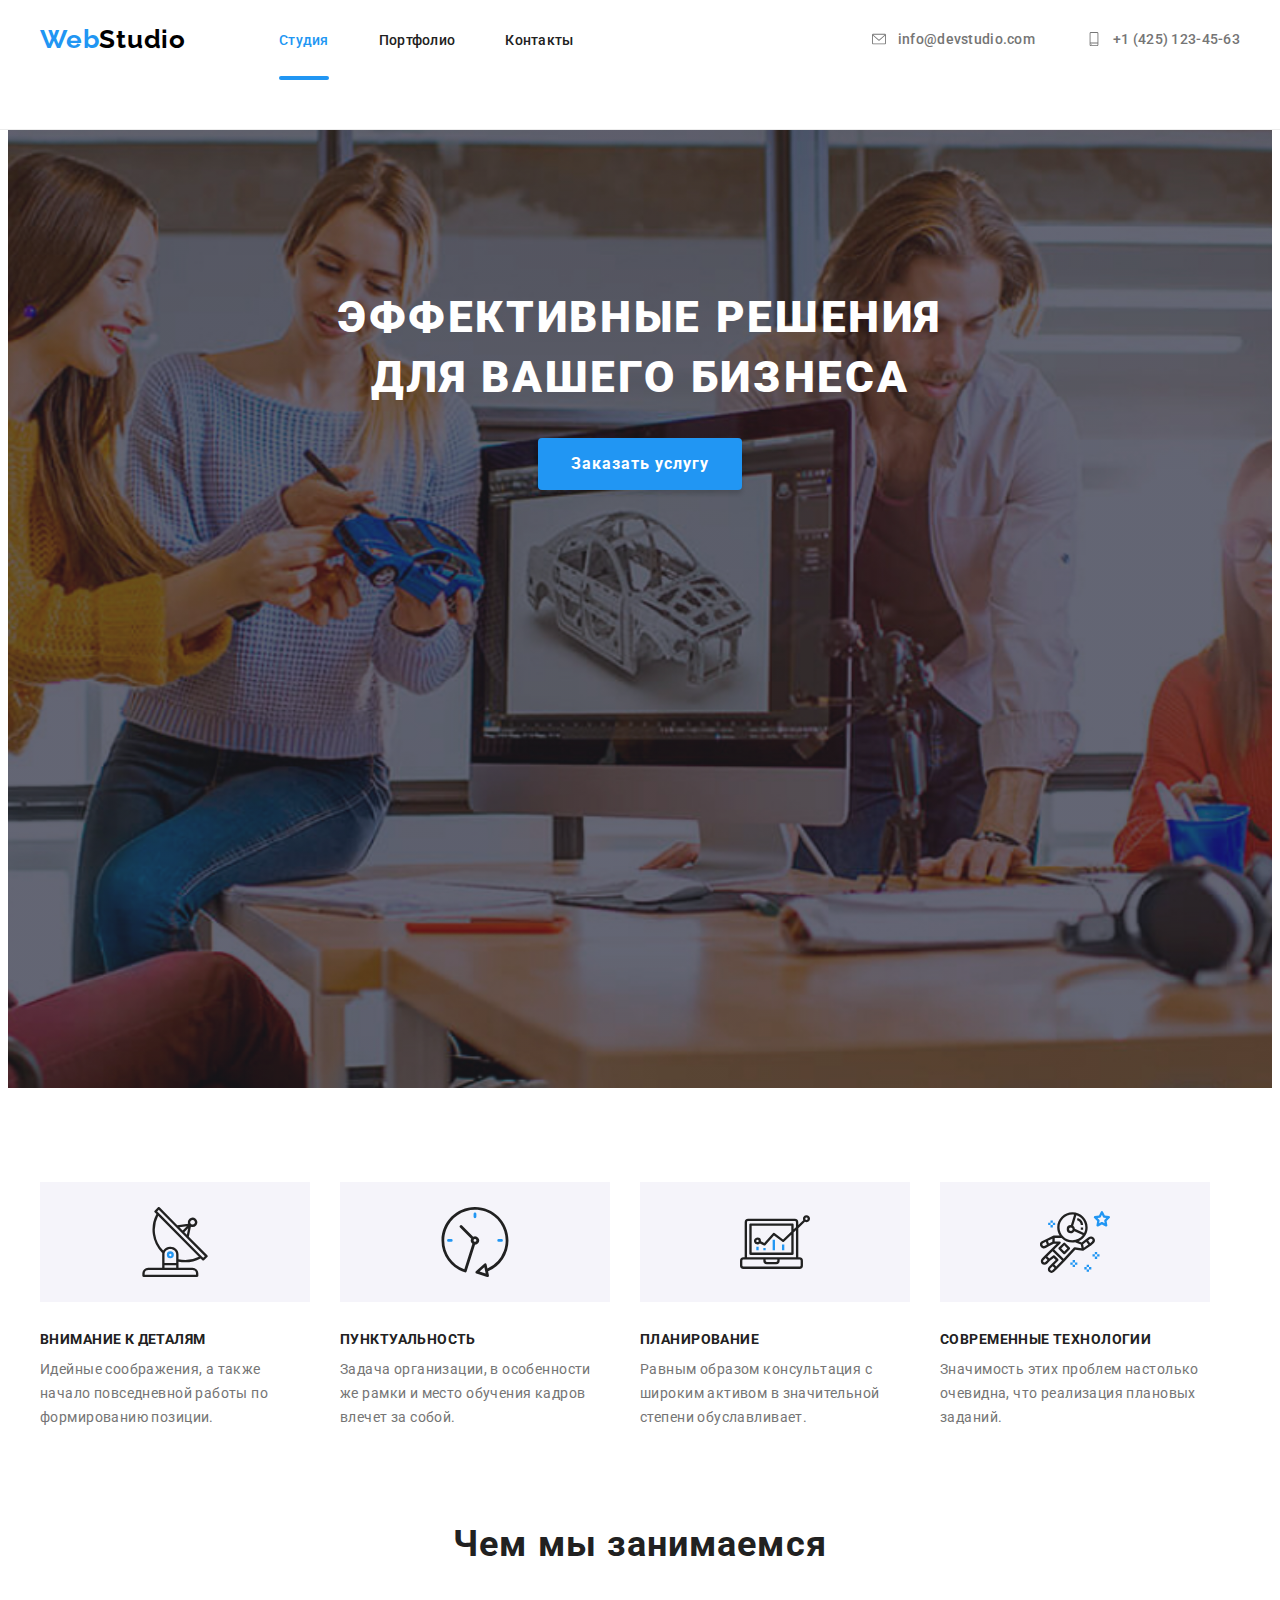
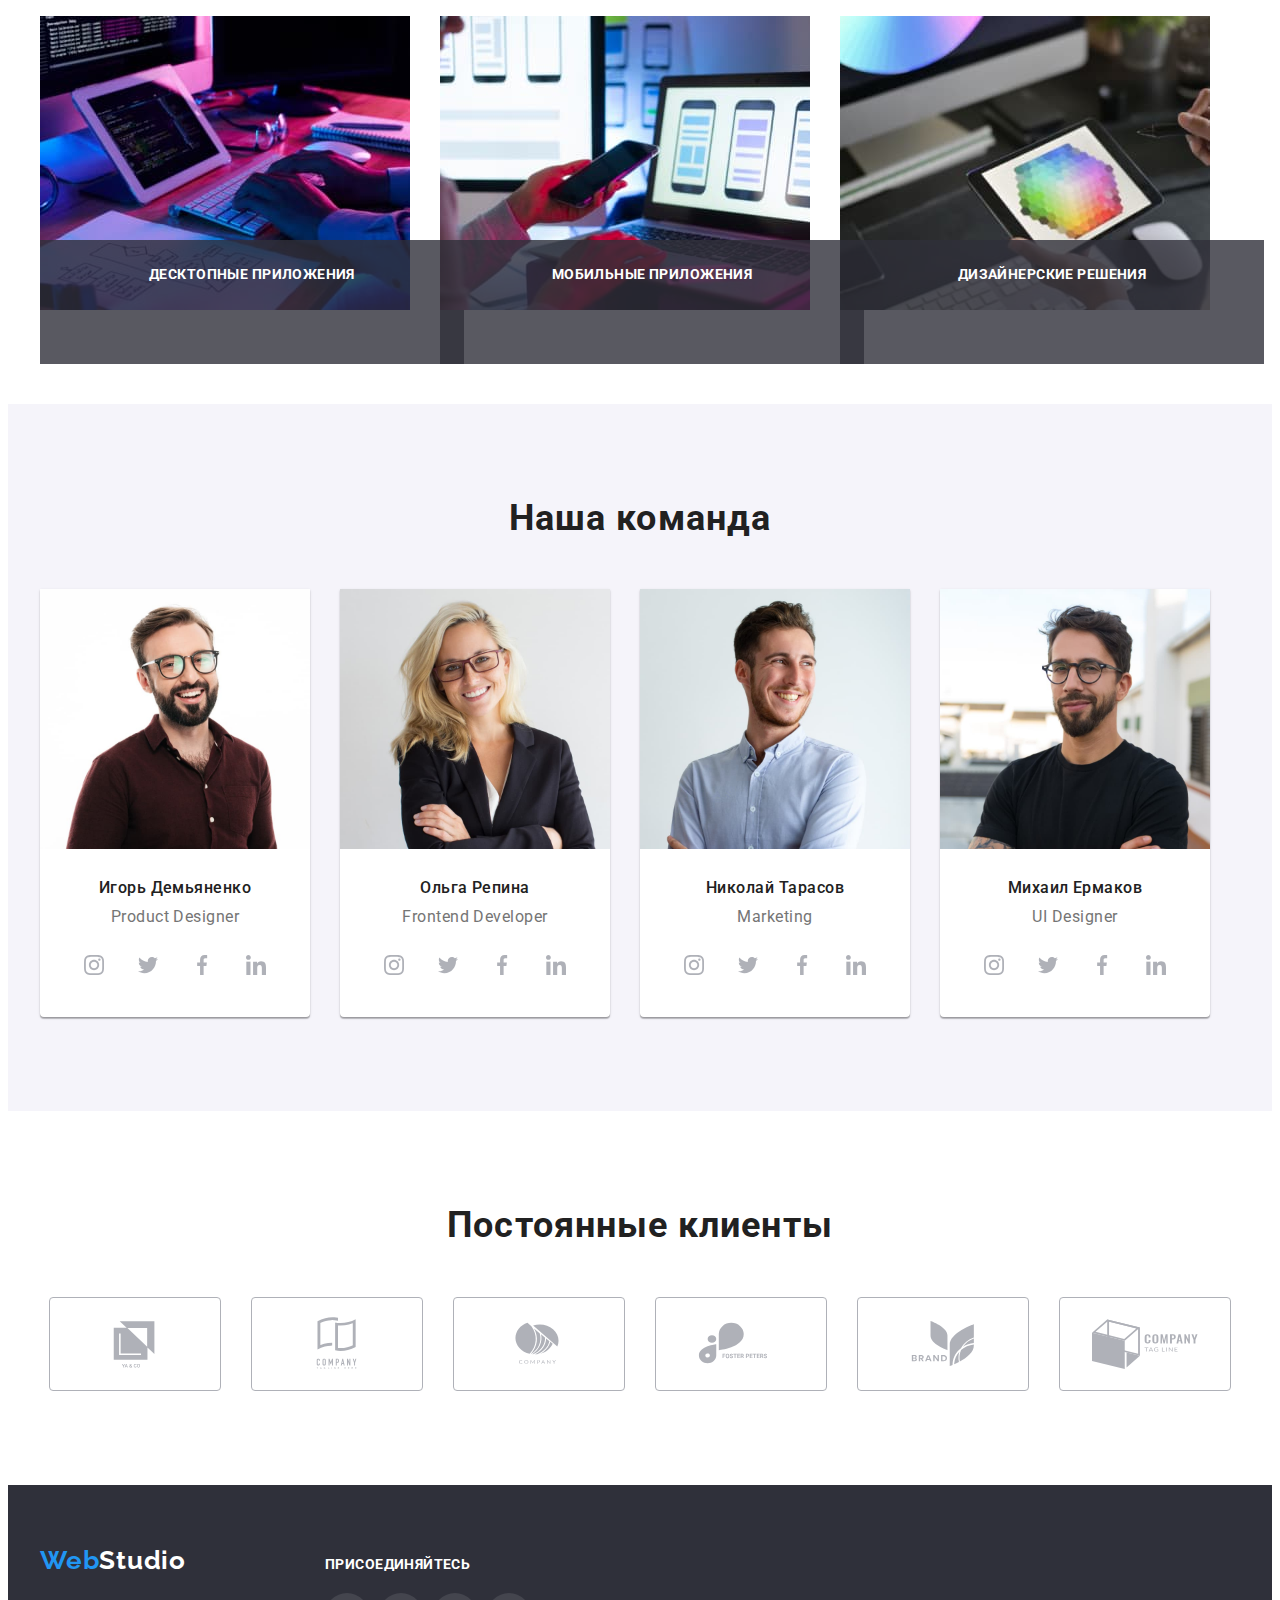
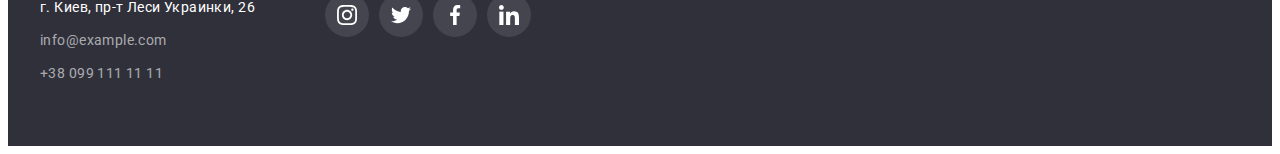
<file: index.html>
<!DOCTYPE html>
<html lang="ru">
  <head>
    <meta charset="UTF-8" />
    <meta http-equiv="X-UA-Compatible" content="IE=edge" />
    <meta name="viewport" content="width=device-width, initial-scale=1.0" />
    <title>Document</title>
    <link
      href="https://fonts.googleapis.com/css2?family=Raleway:wght@700&family=Roboto:wght@400;500;700;900&family=Tangerine:wght@700&display=swap"
      rel="stylesheet"
    />
    <link
      rel="stylesheet"
      href="https://cdnjs.cloudflare.com/ajax/libs/modern-normalize/1.1.0/modern-normalize.min.css"
      integrity="sha512-wpPYUAdjBVSE4KJnH1VR1HeZfpl1ub8YT/NKx4PuQ5NmX2tKuGu6U/JRp5y+Y8XG2tV+wKQpNHVUX03MfMFn9Q=="
      crossorigin="anonymous"
      referrerpolicy="no-referrer"
    />
    <link rel="stylesheet" href="./css/styles.css" />
  </head>
  <body>
    <!-- Шапка сайта -->
    <header class="header">
      <div class="container main-nav">
        <a href="" class="logo"> <span class="accent">Web</span>Studio</a>
        <nav class="navigate">
          <ul class="site-nav list">
            <li class="item"><a href="" class="link-header current">Студия</a></li>
            <li class="item"><a href="./portfolio.html" class="link-header">Портфолио</a></li>
            <li class="item"><a href="" class="link-header">Контакты</a></li>
          </ul>
        </nav>
        <ul class="contact-nav list">
          <li class="item">
            <a href="mailto:info@devstudio.com" class="link-header link-svg"
              ><svg class="icone-mail" width="18" height="14">
                <use href="./images/icons.svg#icon-envelope"></use>
              </svg>
              info@devstudio.com
            </a>
          </li>
          <li class="item">
            <a href="tel:+380961111111" class="link-header link-svg">
              <svg class="icone-mail" width="18" height="14">
                <use href="./images/icons.svg#icon-phone"></use>
              </svg>
              +1 (425) 123-45-63
            </a>
          </li>
        </ul>
      </div>
    </header>
    <!-- Основное содержимое сайта -->
    <main>
      <!-- Герой -->
      <section class="hero">
        <div class="container">
          <h1 class="hero-title">
            ЭФФЕКТИВНЫЕ РЕШЕНИЯ <br />
            ДЛЯ ВАШЕГО БИЗНЕСА
          </h1>
          <button type="button" class="button" data-modal-open>Заказать услугу</button>
        </div>
      </section>
      <!-- Преимущества -->
      <section class="section bottom">
        <div class="container">
          <ul class="feature-list list">
            <li class="advantage icon-antenna">
              <h3 class="title">ВНИМАНИЕ К ДЕТАЛЯМ</h3>
              <p class="text">
                Идейные соображения, а также начало повседневной работы по формированию позиции.
              </p>
            </li>
            <li class="advantage clock">
              <h3 class="title">ПУНКТУАЛЬНОСТЬ</h3>
              <p class="text">
                Задача организации, в особенности же рамки и место обучения кадров влечет за собой.
              </p>
            </li>
            <li class="advantage diagram">
              <h3 class="title">ПЛАНИРОВАНИЕ</h3>
              <p class="text">
                Равным образом консультация с широким активом в значительной степени обуславливает.
              </p>
            </li>
            <li class="advantage astronaut">
              <h3 class="title">СОВРЕМЕННЫЕ ТЕХНОЛОГИИ</h3>
              <p class="text">
                Значимость этих проблем настолько очевидна, что реализация плановых заданий.
              </p>
            </li>
          </ul>
        </div>
      </section>

      <!-- Чем мы занимаемся -->
      <section class="section top">
        <div class="container">
          <h2 class="section-title">Чем мы занимаемся</h2>
          <ul class="picture-list list">
            <li class="picture">
              <div class="container-text-wrap">
                <img src="./images/box1.jpg" alt="Набор текста на клавиатуре" width="370" />
                <p class="text-picture-wrap">Десктопные приложения</p>
              </div>
            </li>
            <li class="picture">
              <div class="container-text-wrap">
                <img src="./images/box2.jpg" alt="Смартфон в руке" width="370" />
                <p class="text-picture-wrap">Мобильные приложения</p>
              </div>
            </li>
            <li class="picture">
              <div class="container-text-wrap">
                <img src="./images/box3.jpg" alt="Планшет в руке" width="370" />
                <p class="text-picture-wrap">Дизайнерские решения</p>
              </div>
            </li>
          </ul>
        </div>
      </section>
      <!-- Наша команда -->
      <section class="section background">
        <div class="container">
          <h2 class="section-title">Наша команда</h2>
          <ul class="team-list list">
            <li class="li-team">
              <img
                src="./images/im1.jpg"
                alt="Мужчина в красной рубашке в очках с бородой"
                width="270"
                class="img-team"
              />
              <h3 class="title">Игорь Демьяненко</h3>
              <p class="specialty">Product Designer</p>
              <ul class="masters-social-list list">
                <li class="masters-social-item">
                  <a href="" class="masters-social-link"
                    ><svg class="masters-social-icon" width="20" height="20">
                      <use href="./images/icons.svg#icon-instagram"></use>
                    </svg>
                  </a>
                </li>
                <li class="masters-social-item">
                  <a href="" class="masters-social-link"
                    ><svg class="masters-social-icon" width="20" height="20">
                      <use href="./images/icons.svg#icon-twitter"></use>
                    </svg>
                  </a>
                </li>
                <li class="masters-social-item">
                  <a href="" class="masters-social-link"
                    ><svg class="masters-social-icon" width="20" height="20">
                      <use href="./images/icons.svg#icon-facebook"></use>
                    </svg>
                  </a>
                </li>
                <li class="masters-social-item">
                  <a href="" class="masters-social-link"
                    ><svg class="masters-social-icon" width="20" height="20">
                      <use href="./images/icons.svg#icon-linkedin"></use>
                    </svg>
                  </a>
                </li>
              </ul>
            </li>
            <li class="li-team">
              <img
                src="./images/im2.jpg"
                alt="Девушка блондинка в очках"
                width="270"
                class="img-team"
              />
              <h3 class="title">Ольга Репина</h3>
              <p class="specialty">Frontend Developer</p>
              <ul class="masters-social-list list">
                <li class="masters-social-item">
                  <a href="" class="masters-social-link"
                    ><svg class="masters-social-icon" width="20" height="20">
                      <use href="./images/icons.svg#icon-instagram"></use>
                    </svg>
                  </a>
                </li>
                <li class="masters-social-item">
                  <a href="" class="masters-social-link"
                    ><svg class="masters-social-icon" width="20" height="20">
                      <use href="./images/icons.svg#icon-twitter"></use>
                    </svg>
                  </a>
                </li>
                <li class="masters-social-item">
                  <a href="" class="masters-social-link"
                    ><svg class="masters-social-icon" width="20" height="20">
                      <use href="./images/icons.svg#icon-facebook"></use>
                    </svg>
                  </a>
                </li>
                <li class="masters-social-item">
                  <a href="" class="masters-social-link"
                    ><svg class="masters-social-icon" width="20" height="20">
                      <use href="./images/icons.svg#icon-linkedin"></use>
                    </svg>
                  </a>
                </li>
              </ul>
            </li>
            <li class="li-team">
              <img
                src="./images/im3.jpg"
                alt="Мужчина в светло голубой рубашке"
                width="270"
                class="img-team"
              />
              <h3 class="title">Николай Тарасов</h3>
              <p class="specialty">Marketing</p>
              <ul class="masters-social-list list">
                <li class="masters-social-item">
                  <a href="" class="masters-social-link"
                    ><svg class="masters-social-icon" width="20" height="20">
                      <use href="./images/icons.svg#icon-instagram"></use>
                    </svg>
                  </a>
                </li>
                <li class="masters-social-item">
                  <a href="" class="masters-social-link"
                    ><svg class="masters-social-icon" width="20" height="20">
                      <use href="./images/icons.svg#icon-twitter"></use>
                    </svg>
                  </a>
                </li>
                <li class="masters-social-item">
                  <a href="" class="masters-social-link"
                    ><svg class="masters-social-icon" width="20" height="20">
                      <use href="./images/icons.svg#icon-facebook"></use>
                    </svg>
                  </a>
                </li>
                <li class="masters-social-item">
                  <a href="" class="masters-social-link"
                    ><svg class="masters-social-icon" width="20" height="20">
                      <use href="./images/icons.svg#icon-linkedin"></use>
                    </svg>
                  </a>
                </li>
              </ul>
            </li>
            <li class="li-team">
              <img
                src="./images/im4.jpg"
                alt="Мужчина в темной футболке с бородой"
                width="270"
                class="img-team"
              />
              <h3 class="title">Михаил Ермаков</h3>
              <p class="specialty">UI Designer</p>
              <ul class="masters-social-list list">
                <li class="masters-social-item">
                  <a href="" class="masters-social-link"
                    ><svg class="masters-social-icon" width="20" height="20">
                      <use href="./images/icons.svg#icon-instagram"></use>
                    </svg>
                  </a>
                </li>
                <li class="masters-social-item">
                  <a href="" class="masters-social-link"
                    ><svg class="masters-social-icon" width="20" height="20">
                      <use href="./images/icons.svg#icon-twitter"></use>
                    </svg>
                  </a>
                </li>
                <li class="masters-social-item">
                  <a href="" class="masters-social-link"
                    ><svg class="masters-social-icon" width="20" height="20">
                      <use href="./images/icons.svg#icon-facebook"></use>
                    </svg>
                  </a>
                </li>
                <li class="masters-social-item">
                  <a href="" class="masters-social-link"
                    ><svg class="masters-social-icon" width="20" height="20">
                      <use href="./images/icons.svg#icon-linkedin"></use>
                    </svg>
                  </a>
                </li>
              </ul>
            </li>
          </ul>
        </div>
      </section>
      <!--Постоянные клиенты-->
      <section class="section">
        <div class="container">
          <h2 class="section-title">Постоянные клиенты</h2>
          <ul class="costumer-list list">
            <li class="costumer-item">
              <a href="" class="costumer-link"
                ><svg class="costumer-icon" width="106" height="60">
                  <use href="./images/icons.svg#icon-yaco"></use>
                </svg>
              </a>
            </li>
            <li class="costumer-item">
              <a href="" class="costumer-link"
                ><svg class="costumer-icon" width="106" height="60">
                  <use href="./images/icons.svg#icon-tag-line-here"></use>
                </svg>
              </a>
            </li>
            <li class="costumer-item">
              <a href="" class="costumer-link"
                ><svg class="costumer-icon" width="106" height="60">
                  <use href="./images/icons.svg#icon-company"></use>
                </svg>
              </a>
            </li>
            <li class="costumer-item">
              <a href="" class="costumer-link"
                ><svg class="costumer-icon" width="106" height="60">
                  <use href="./images/icons.svg#icon-foster"></use>
                </svg>
              </a>
            </li>
            <li class="costumer-item">
              <a href="" class="costumer-link"
                ><svg class="costumer-icon" width="106" height="60">
                  <use href="./images/icons.svg#icon-brand"></use>
                </svg>
              </a>
            </li>
            <li class="costumer-item">
              <a href="" class="costumer-link"
                ><svg class="costumer-icon" width="106" height="60">
                  <use href="./images/icons.svg#icon-tag-line"></use>
                </svg>
              </a>
            </li>
          </ul>
        </div>
      </section>
    </main>
    <!-- Футер -->
    <footer class="footer">
      <div class="container flex-container">
        <div>
          <a href="" class="logo-footer"> <span class="accent">Web</span>Studio</a>
          <address>
            <ul class="adress-nav list">
              <li class="adress-list">
                <a href="" class="link-footer link-adress">г. Киев, пр-т Леси Украинки, 26</a>
              </li>
              <li class="adress-list">
                <a href="mailto:info@example.com" class="link-footer">info@example.com</a>
              </li>
              <li class="adress-list">
                <a href="tel:+380991111111" class="link-footer">+38 099 111 11 11</a>
              </li>
            </ul>
          </address>
        </div>
        <div class="networks">
          <h3 class="networks-title">Присоединяйтесь</h3>
          <ul class="footer-networks-list list">
            <li class="footer-networks-item">
              <a href="" class="footer-networks-link"
                ><svg class="footer-networks-icon" width="20" height="20">
                  <use href="./images/icons.svg#icon-instagram"></use>
                </svg>
              </a>
            </li>
            <li class="footer-networks-item">
              <a href="" class="footer-networks-link"
                ><svg class="footer-networks-icon" width="20" height="20">
                  <use href="./images/icons.svg#icon-twitter"></use>
                </svg>
              </a>
            </li>
            <li class="footer-networks-item">
              <a href="" class="footer-networks-link"
                ><svg class="footer-networks-icon" width="20" height="20">
                  <use href="./images/icons.svg#icon-facebook"></use>
                </svg>
              </a>
            </li>
            <li class="footer-networks-item">
              <a href="" class="footer-networks-link"
                ><svg class="footer-networks-icon" width="20" height="20">
                  <use href="./images/icons.svg#icon-linkedin"></use>
                </svg>
              </a>
            </li>
          </ul>
        </div>
      </div>
    </footer>

    <!--Модалка-Бекдроп-->

    <div class="backdrop is-hidden" data-modal>
      <div class="modal">
        <button type="button" class="mod-btn" data-modal-close>
          <svg class="mod-icon" width="18" height="18">
            <use href="./images/icons.svg#icon-modal"></use>
          </svg>
        </button>
      </div>
    </div>
    <script src="./js/modal.js"></script>
  </body>
</html>
</file>
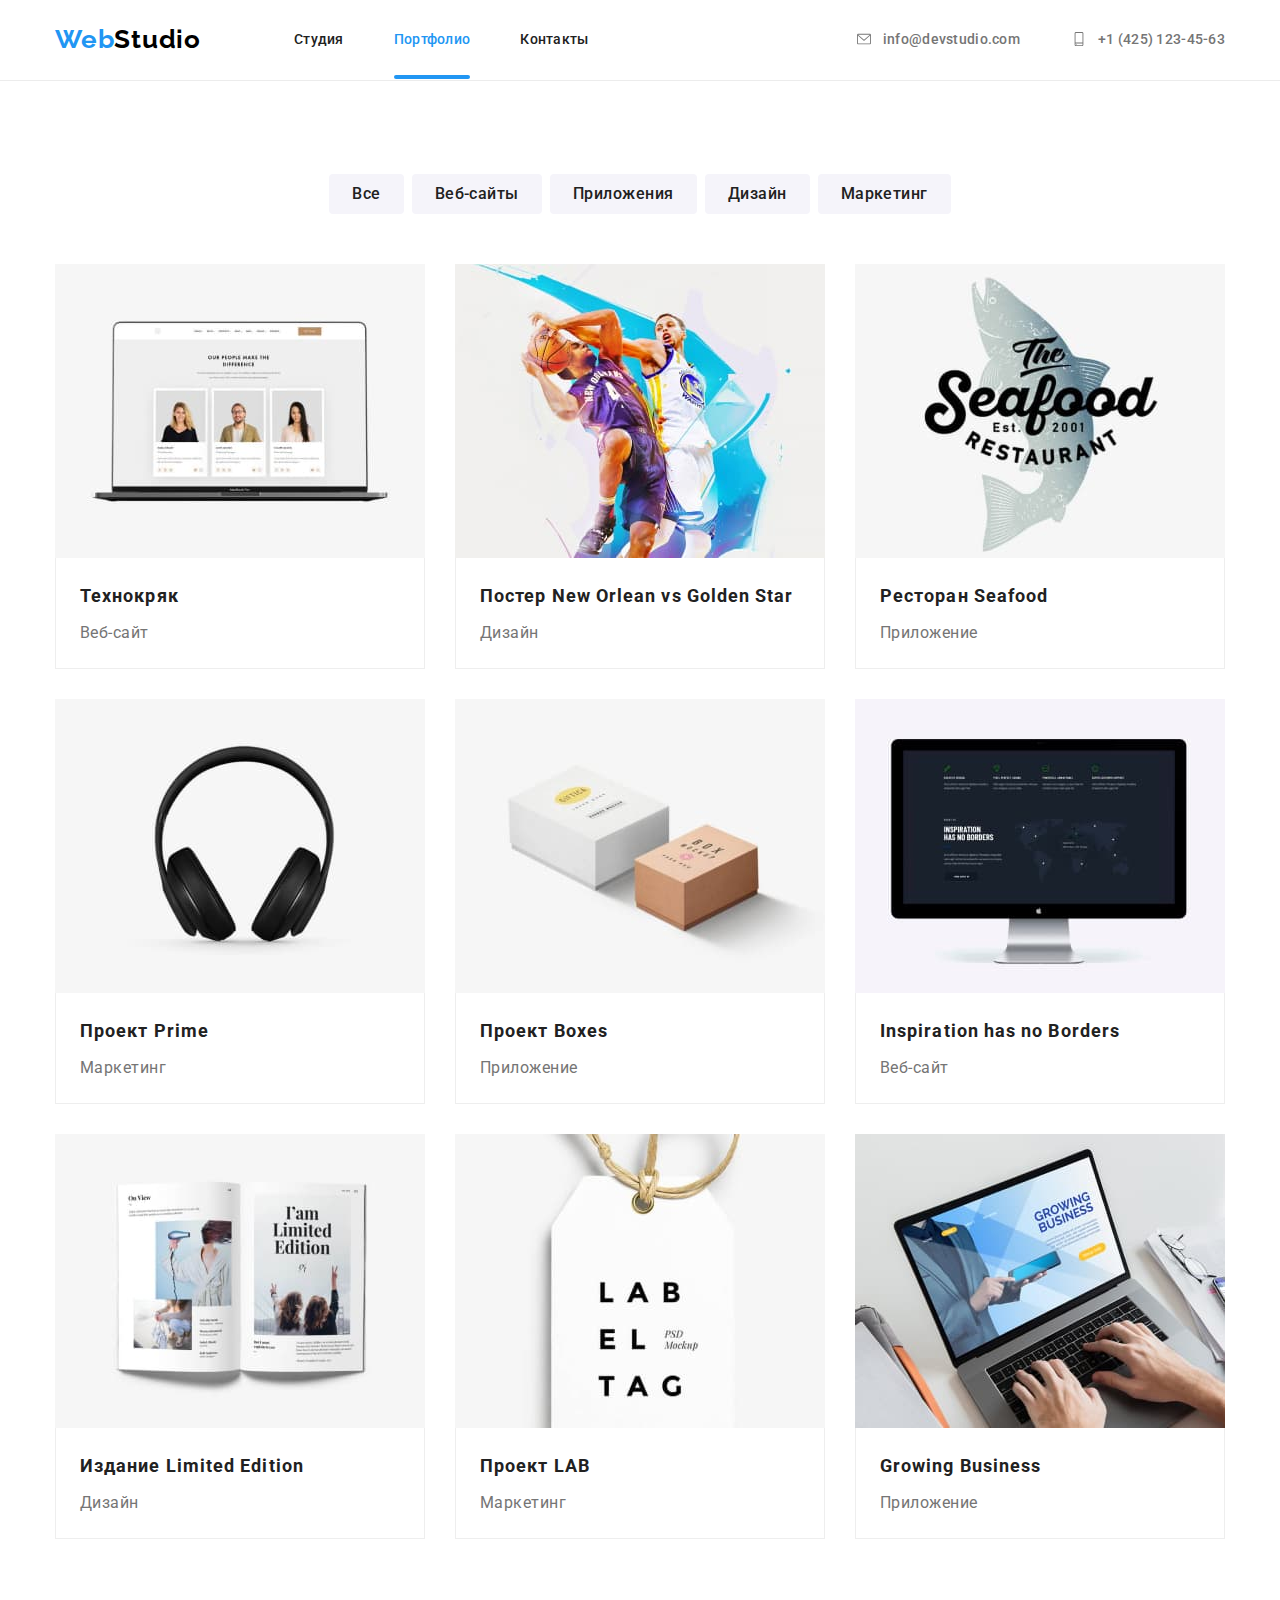
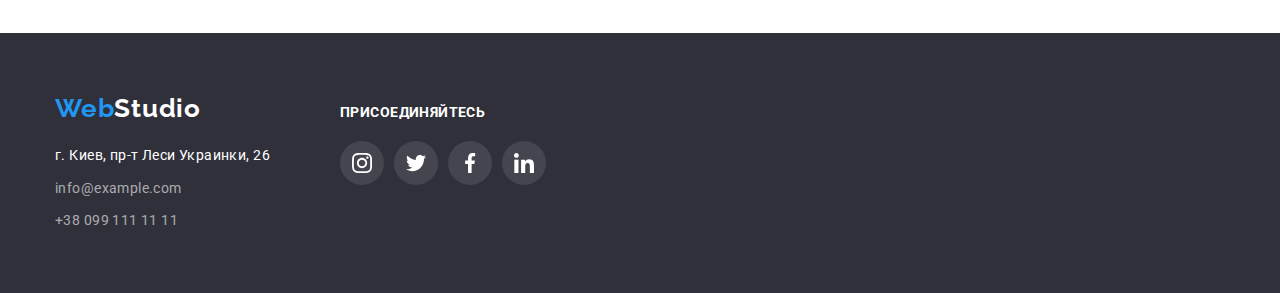
<file: portfolio.html>
<!DOCTYPE html>
<html lang="ru">
  <head>
    <meta charset="UTF-8" />
    <meta http-equiv="X-UA-Compatible" content="IE=edge" />
    <meta name="viewport" content="width=device-width, initial-scale=1.0" />
    <title>Document</title>
    <link
      href="https://fonts.googleapis.com/css2?family=Raleway:wght@700&family=Roboto:wght@400;500;700;900&family=Tangerine:wght@700&display=swap"
      rel="stylesheet"
    />
    <link
      rel="stylesheet"
      href="https://cdnjs.cloudflare.com/ajax/libs/modern-normalize/1.1.0/modern-normalize.min.css"
    />
    <link rel="stylesheet" href="./css/styles.css" />
  </head>
  <body>
    <!-- Шапка сайта -->

    <header class="header">
      <div class="container main-nav">
        <a href="" class="logo"> <span class="accent">Web</span>Studio</a>
        <nav class="navigate">
          <ul class="site-nav list">
            <li class="item"><a href="./index.html" class="link-header">Студия</a></li>
            <li class="item"><a href="" class="link-header current">Портфолио</a></li>
            <li class="item"><a href="" class="link-header">Контакты</a></li>
          </ul>
        </nav>
        <ul class="contact-nav list">
          <li class="item">
            <a href="mailto:info@devstudio.com" class="link-header link-svg"
              ><svg class="icone-mail" width="18" height="14">
                <use href="./images/icons.svg#icon-envelope"></use>
              </svg>
              info@devstudio.com
            </a>
          </li>
          <li class="item">
            <a href="tel:+380961111111" class="link-header link-svg">
              <svg class="icone-mail" width="18" height="14">
                <use href="./images/icons.svg#icon-phone"></use>
              </svg>
              +1 (425) 123-45-63
            </a>
          </li>
        </ul>
      </div>
    </header>

    <!-- Основное содержимое сайта -->
    <main>
      <section class="section">
        <div class="container">
          <!--Фильтр-->
          <ul class="filter list">
            <li class="btn-li"><button type="button" class="btn">Все</button></li>
            <li class="btn-li"><button type="button" class="btn">Веб-сайты</button></li>
            <li class="btn-li"><button type="button" class="btn">Приложения</button></li>
            <li class="btn-li"><button type="button" class="btn">Дизайн</button></li>
            <li class="btn-li"><button type="button" class="btn">Маркетинг</button></li>
          </ul>
          <!--Список-->
          <ul class="site-list list">
            <li class="li-list">
              <a href="" class="img-link">
                <div class="container-site-text">
                  <img
                    src="./images/image.jpg"
                    alt="Один мужчина и две женщины"
                    width="370"
                    class="img-li"
                  />
                  <p class="site-text">
                    Технокряк это современная площадка распространения коронавируса. Компании
                    используют эту платформу для цифрового шпионажа и атак на защищённые сервера
                    конкурентов.
                  </p>
                </div>
                <div class="border">
                  <div class="border-card">
                    <h3 class="title">Технокряк</h3>
                    <p class="subject">Веб-сайт</p>
                  </div>
                </div></a
              >
            </li>
            <li class="li-list">
              <a href="" class="img-link">
                <div class="container-site-text">
                  <img
                    src="./images/image1.jpg"
                    alt="Два баскетболиста"
                    width="370"
                    class="img-li"
                  />
                  <p class="site-text">
                    Технокряк это современная площадка распространения коронавируса. Компании
                    используют эту платформу для цифрового шпионажа и атак на защищённые сервера
                    конкурентов.
                  </p>
                </div>
                <div class="border">
                  <div class="border-card">
                    <h3 class="title">Постер New Orlean vs Golden Star</h3>
                    <p class="subject">Дизайн</p>
                  </div>
                </div></a
              >
            </li>
            <li class="li-list">
              <a href="" class="img-link">
                <div class="container-site-text">
                  <img src="./images/image2.jpg" alt="Рыба" width="370" class="img-li" />
                  <p class="site-text">
                    Технокряк это современная площадка распространения коронавируса. Компании
                    используют эту платформу для цифрового шпионажа и атак на защищённые сервера
                    конкурентов.
                  </p>
                </div>
                <div class="border">
                  <div class="border-card">
                    <h3 class="title">Ресторан Seafood</h3>
                    <p class="subject">Приложение</p>
                  </div>
                </div></a
              >
            </li>
            <li class="li-list">
              <a href="" class="img-link">
                <div class="container-site-text">
                  <img src="./images/image3.jpg" alt="Наушники" width="370" class="img-li" />

                  <p class="site-text">
                    Технокряк это современная площадка распространения коронавируса. Компании
                    используют эту платформу для цифрового шпионажа и атак на защищённые сервера
                    конкурентов.
                  </p>
                </div>
                <div class="border">
                  <div class="border-card">
                    <h3 class="title">Проект Prime</h3>
                    <p class="subject">Маркетинг</p>
                  </div>
                </div></a
              >
            </li>
            <li class="li-list">
              <a href="" class="img-link">
                <div class="container-site-text">
                  <img src="./images/image4.jpg" alt="Две коробки" width="370" class="img-li" />
                  <p class="site-text">
                    Технокряк это современная площадка распространения коронавируса. Компании
                    используют эту платформу для цифрового шпионажа и атак на защищённые сервера
                    конкурентов.
                  </p>
                </div>
                <div class="border">
                  <div class="border-card">
                    <h3 class="title">Проект Boxes</h3>
                    <p class="subject">Приложение</p>
                  </div>
                </div></a
              >
            </li>
            <li class="li-list">
              <a href="" class="img-link"
                ><div class="container-site-text">
                  <img src="./images/image5.jpg" alt="Дисплей" width="370" class="img-li" />
                  <p class="site-text">
                    Технокряк это современная площадка распространения коронавируса. Компании
                    используют эту платформу для цифрового шпионажа и атак на защищённые сервера
                    конкурентов.
                  </p>
                </div>
                <div class="border">
                  <div class="border-card">
                    <h3 class="title">Inspiration has no Borders</h3>
                    <p class="subject">Веб-сайт</p>
                  </div>
                </div></a
              >
            </li>
            <li class="li-list">
              <a href="" class="img-link"
                ><div class="container-site-text">
                  <img src="./images/image6.jpg" alt="Журнал" width="370" class="img-li" />
                  <p class="site-text">
                    Технокряк это современная площадка распространения коронавируса. Компании
                    используют эту платформу для цифрового шпионажа и атак на защищённые сервера
                    конкурентов.
                  </p>
                </div>
                <div class="border">
                  <div class="border-card">
                    <h3 class="title">Издание Limited Edition</h3>
                    <p class="subject">Дизайн</p>
                  </div>
                </div></a
              >
            </li>
            <li class="li-list">
              <a href="" class="img-link">
                <div class="container-site-text">
                  <img src="./images/image7.jpg" alt="Лейбл" width="370" class="img-li" />
                  <p class="site-text">
                    Технокряк это современная площадка распространения коронавируса. Компании
                    используют эту платформу для цифрового шпионажа и атак на защищённые сервера
                    конкурентов.
                  </p>
                </div>
                <div class="border">
                  <div class="border-card">
                    <h3 class="title">Проект LAB</h3>
                    <p class="subject">Маркетинг</p>
                  </div>
                </div></a
              >
            </li>
            <li class="li-list">
              <a href="" class="img-link">
                <div class="container-site-text">
                  <img src="./images/image8.jpg" alt="Ноутбук" width="370" class="img-li" />
                  <p class="site-text">
                    Технокряк это современная площадка распространения коронавируса. Компании
                    используют эту платформу для цифрового шпионажа и атак на защищённые сервера
                    конкурентов.
                  </p>
                </div>
                <div class="border">
                  <div class="border-card">
                    <h3 class="title">Growing Business</h3>
                    <p class="subject">Приложение</p>
                  </div>
                </div></a
              >
            </li>
          </ul>
        </div>
      </section>
    </main>

    <!-- Футерр -->

    <footer class="footer">
      <div class="container flex-container">
        <div>
          <a href="" class="logo-footer"> <span class="accent">Web</span>Studio</a>
          <address>
            <ul class="adress-nav list">
              <li class="adress-list">
                <a href="" class="link-footer link-adress">г. Киев, пр-т Леси Украинки, 26</a>
              </li>
              <li class="adress-list">
                <a href="mailto:info@example.com" class="link-footer">info@example.com</a>
              </li>
              <li class="adress-list">
                <a href="tel:+380991111111" class="link-footer">+38 099 111 11 11</a>
              </li>
            </ul>
          </address>
        </div>
        <div class="networks">
          <h3 class="networks-title">Присоединяйтесь</h3>
          <ul class="footer-networks-list list">
            <li class="footer-networks-item">
              <a href="" class="footer-networks-link"
                ><svg class="footer-networks-icon" width="20" height="20">
                  <use href="./images/icons.svg#icon-instagram"></use>
                </svg>
              </a>
            </li>
            <li class="footer-networks-item">
              <a href="" class="footer-networks-link"
                ><svg class="footer-networks-icon" width="20" height="20">
                  <use href="./images/icons.svg#icon-twitter"></use>
                </svg>
              </a>
            </li>
            <li class="footer-networks-item">
              <a href="" class="footer-networks-link"
                ><svg class="footer-networks-icon" width="20" height="20">
                  <use href="./images/icons.svg#icon-facebook"></use>
                </svg>
              </a>
            </li>
            <li class="footer-networks-item">
              <a href="" class="footer-networks-link"
                ><svg class="footer-networks-icon" width="20" height="20">
                  <use href="./images/icons.svg#icon-linkedin"></use>
                </svg>
              </a>
            </li>
          </ul>
        </div>
      </div>
    </footer>
  </body>
</html>
</file>
<file: css/styles.css>
/*Цвет основного текста #757575*/
/*Вторичный цвет текста #212121 */
/*Акцент #2196F3*/
/*Цвет контактов футера #rgba(255, 255, 255, 0.6)*/
/*Белый цвет #FFFFFF*/
/*Основной цвет фона #FFFFFF*/
/*Вторичный цвет фона #F5F4FA*/
/*Темный цвет фона #2F303A*/
/*Цвет лого #000000*/

:root {
  --primary-text-color: #757575;
  --title-text-color: #212121;
  --accent-color: #2196f3;
  --footer-contacts-color: rgba(255, 255, 255, 0.6);
  --white-color: #ffffff;
  --second-background-color: #f5f4fa;
  --third-background-color: #2f303a;
  --logo-color: #000000;
}

p,
h1,
h2,
h3,
h4,
h5,
h6 {
  margin: 0;
}

ul {
  margin: 0;
  padding: 0;
}

img {
  display: block;
}

.list {
  list-style: none;
}

body {
  font-family: Roboto, Aileron, Comfortaa, sans-serif;
  color: var(--primary-text-color);
  background-color: var(--white-color);
  padding-top: 80px;
}

/*Стили для index.html*/

.header {
  position: fixed;
  top: 0;
  left: 0;
  min-height: 80px;
  width: 100%;
  padding-top: 24px;
  padding-bottom: 25px;
  background-color: var(--white-color);
  border-bottom: 1px solid #ececec;
  z-index: 1;
}

.container {
  margin-left: auto;
  margin-right: auto;
  width: 1200px;
  padding-left: 15px;
  padding-right: 15px;
}

.main-nav {
  display: flex;
  align-items: center;
}

/*Логотип*/
.logo {
  font-family: Raleway, Roboto, Aileron, sans-serif;
  font-weight: 700;
  font-size: 26px;
  line-height: 1.19;
  letter-spacing: 0.03em;
  text-decoration: none;
  color: var(--logo-color);
}
.accent {
  color: var(--accent-color);
}

/*Навигация сайта*/

.navigate {
  display: flex;
  margin-left: 93px;
}

.site-nav {
  display: flex;
}

.site-nav .item {
  margin-right: 50px;
}

.site-nav .item:last-child {
  margin-right: 0;
}

.site-nav .link-header {
  font-weight: 500;
  font-size: 14px;
  line-height: 1.14;
  letter-spacing: 0.02em;
  text-decoration: none;
  color: var(--title-text-color);
  position: relative;

  /*transition-property: color;
  transition-duration: 250ms;
  transition-timing-function: cubic-bezier(0.4, 0, 0.2, 1);*/
  transition: color 250ms cubic-bezier(0.4, 0, 0.2, 1);
}

.link-header.current::after {
  content: '';
  position: absolute;
  width: 100%;
  height: 4px;
  border-radius: 2px;
  background-color: var(--accent-color);
  left: 0;
  bottom: -32px;
}
.site-nav .link-header:hover,
.site-nav .link-header:focus {
  color: var(--accent-color);
}

.site-nav .link-header.current {
  color: var(--accent-color);
}

/*Контакты*/

.contact-nav {
  display: flex;
  margin-left: auto;
}

.contact-nav .item + .item {
  margin-left: 50px;
}

.contact-nav .link-header {
  font-weight: 500;
  font-size: 14px;
  line-height: 1.2;
  letter-spacing: 0.02em;
  text-decoration: none;
  color: var(--primary-text-color);

  transition: color 250ms cubic-bezier(0.4, 0, 0.2, 1);
}
.contact-nav .link-header:hover,
.contact-nav .link-header:focus {
  color: var(--accent-color);
}

.contact-nav .link-adress::before {
  content: '';
}

.link-svg {
  display: flex;
  align-items: center;
}

.icone-mail {
  display: block;
  margin-right: 10px;
  fill: var(--primary-text-color);
}

.link-header:hover .icone-mail,
.link-header:focus .icone-mail {
  fill: var(--accent-color);
}

/*Герой*/
.hero {
  background-image: linear-gradient(rgba(47, 48, 58, 0.4), rgba(47, 48, 58, 0.4)),
    url(../images/img-hero.jpg);
  margin-left: auto;
  margin-right: auto;
  max-width: 1600px;
  height: 600px;
  background-repeat: no-repeat;
  background-position: center;
  background-size: cover;

  padding-top: 200px;
  padding-bottom: 200px;
  text-align: center;
  background-color: var(--third-background-color);
}
.hero-title {
  margin-bottom: 30px;
  font-weight: 900;
  font-size: 44px;
  line-height: 1.36;
  text-align: center;
  letter-spacing: 0.06em;
  color: var(--white-color);
}

/*Кнопка*/
.button {
  display: inline-block;
  border: 1px solid transparent;
  border-radius: 4px;
  padding: 10px 32px;
  min-width: 200px;
  font-family: inherit;
  font-weight: 700;
  font-size: 16px;
  line-height: 1.87;
  letter-spacing: 0.06em;
  cursor: pointer;
  color: var(--white-color);
  background-color: var(--accent-color);
  box-shadow: 0px 4px 4px rgba(0, 0, 0, 0.15);
  text-align: center;
}

/*Секции*/

.section {
  padding-top: 94px;
  padding-bottom: 94px;
}

.section-title {
  margin-bottom: 50px;
  font-weight: 700;
  font-size: 36px;
  line-height: 1.16;
  text-align: center;
  letter-spacing: 0.03em;
  color: var(--title-text-color);
}

/*Преимущества*/

.section.bottom {
  padding-bottom: 47px;
}

.feature-list {
  display: flex;
}

.advantage {
  margin-right: 30px;
  width: 270px;
}

.advantage:last-child {
  margin-right: 0;
}

.feature-list .title {
  margin-bottom: 10px;
  font-weight: 700;
  font-size: 14px;
  line-height: 1.14;
  letter-spacing: 0.03em;
  color: var(--title-text-color);
}
.feature-list .text {
  font-size: 14px;
  line-height: 1.71;
  letter-spacing: 0.03em;
}

.advantage::before {
  display: block;
  content: '';
  margin-bottom: 30px;
  height: 120px;
  background-repeat: no-repeat;
  background-position: center;
  background-color: var(--second-background-color);
}

.advantage.icon-antenna::before {
  background-image: url(../images/antenna.svg);
}

.advantage.clock::before {
  background-image: url(../images/clock.svg);
}

.advantage.diagram::before {
  background-image: url(../images/diagram.svg);
}

.advantage.astronaut::before {
  background-image: url(../images/astronaut.svg);
}
/*Чем мы занимаемся*/

.section.top {
  padding-top: 47px;
}

.picture-list {
  display: flex;
}

.picture {
  margin-right: 30px;
}

.picture:last-child {
  margin-right: 0;
}

.container-text-wrap {
  position: relative;
}

.text-picture-wrap {
  position: absolute;
  font-weight: 700;
  font-size: 14px;
  line-height: 1.14;
  letter-spacing: 0.03em;
  text-transform: uppercase;
  color: var(--white-color);
  background-color: rgba(47, 48, 58, 0.8);
  width: 100%;
  height: 70px;
  text-align: center;
  padding: 27px;
  transform: translateY(-70px);
}

/*Наша команда*/

.team-list {
  display: flex;
}

.section.background {
  background-color: var(--second-background-color);
}

.li-team {
  margin-right: 30px;
  padding-bottom: 30px;
  box-shadow: 0px 1px 3px rgba(0, 0, 0, 0.12), 0px 1px 1px rgba(0, 0, 0, 0.14),
    0px 2px 1px rgba(0, 0, 0, 0.2);
  border-radius: 0px 0px 4px 4px;
  background-color: #ffffff;
}

.li-team:last-child {
  margin-right: 0;
}

.img-team {
  margin-bottom: 30px;
}
.team-list .title {
  margin-bottom: 10px;
  font-weight: 500;
  font-size: 16px;
  line-height: 1.18;
  letter-spacing: 0.03em;
  text-align: center;
  color: var(--title-text-color);
}
.team-list .specialty {
  margin-bottom: 16px;
  font-size: 16px;
  line-height: 1.18;
  text-align: center;
  letter-spacing: 0.03em;
}

.masters-social-list {
  display: flex;
  justify-content: center;
}

.masters-social-item + .masters-social-item {
  margin-left: 10px;
}

.masters-social-link {
  width: 44px;
  height: 44px;
  border-radius: 50%;
  display: flex;

  align-items: center;
  justify-content: center;

  transition: background-color 250ms cubic-bezier(0.4, 0, 0.2, 1);
}

.masters-social-icon {
  display: block;
  fill: #afb1b8;

  transition: fill 250ms cubic-bezier(0.4, 0, 0.2, 1);
}

.masters-social-link:hover,
.masters-social-link:focus {
  background-color: var(--accent-color);
}

.masters-social-link:hover .masters-social-icon,
.masters-social-link:focus .masters-social-icon {
  fill: var(--white-color);
}

/*Постоянные клиенты*/

.costumer-list {
  display: flex;
  justify-content: center;
}

.costumer-item + .costumer-item {
  margin-left: 30px;
}

.costumer-link {
  width: 170px;
  height: 92px;

  display: flex;
  align-items: center;
  justify-content: center;

  border: 1px solid #afb1b8;
  border-radius: 4px;

  transition: border-color 250ms cubic-bezier(0.4, 0, 0.2, 1);
}

.costumer-icon {
  display: block;
  fill: #afb1b8;

  transition: fill 250ms cubic-bezier(0.4, 0, 0.2, 1);
}

.costumer-link:hover,
.costumer-link:focus {
  border-color: var(--accent-color);
}

.costumer-link:hover .costumer-icon,
.costumer-link:focus .costumer-icon {
  fill: var(--accent-color);
}

/*Футер*/

/*Лого*/
.footer {
  background-color: var(--third-background-color);
  padding-top: 60px;
  padding-bottom: 60px;
}
.logo-footer {
  display: inline-block;
  margin-bottom: 20px;
  font-family: Raleway, Roboto, Aileron, sans-serif;
  font-weight: 700;
  font-size: 26px;
  line-height: 1.19;
  letter-spacing: 0.03em;
  text-decoration: none;
  color: var(--white-color);
}

/*Адрес*/

.adress-list {
  margin-bottom: 9px;
}

.adress-list:last-child {
  margin-bottom: 0;
}

.link-footer {
  display: inline-block;
  font-style: normal;
  font-size: 14px;
  line-height: 1.71;
  letter-spacing: 0.03em;
  text-decoration: none;
  color: var(--footer-contacts-color);

  transition: color 250ms cubic-bezier(0.4, 0, 0.2, 1);
}

.link-adress {
  color: var(--white-color);
}

.adress-nav .link-adress:hover,
.adress-nav .link-adress:focus {
  color: var(--accent-color);
}
.adress-nav .link-footer:hover,
.adress-nav .link-footer:focus {
  color: var(--accent-color);
}

/*Присоединяйтесь-футер*/

.flex-container {
  display: flex;
  align-items: baseline;
}

.networks {
  margin-left: 70px;
}

.footer-networks-list {
  display: flex;
  justify-content: center;
}

.footer-networks-item + .footer-networks-item {
  margin-left: 10px;
}

.footer-networks-link {
  width: 44px;
  height: 44px;
  border-radius: 50%;
  display: flex;
  background-color: rgba(255, 255, 255, 0.1);
  align-items: center;
  justify-content: center;

  transition: background-color 250ms cubic-bezier(0.4, 0, 0.2, 1);
}

.footer-networks-link:hover,
.footer-networks-link:focus {
  background-color: var(--accent-color);
}

.footer-networks-icon {
  display: block;
  fill: var(--white-color);
}

.networks-title {
  margin-bottom: 20px;
  font-size: 14px;
  line-height: 1.14;
  letter-spacing: 0.03em;
  text-transform: uppercase;
  color: var(--white-color);
}

/*Модалка-Бекдроп*/

.backdrop {
  position: fixed;
  top: 0;
  width: 100%;
  height: 100%;
  background-color: rgba(0, 0, 0, 0.2);
  z-index: 2;

  opacity: 1;
  transition: opacity 250ms cubic-bezier(0.4, 0, 0.2, 1);
}

.backdrop.is-hidden {
  opacity: 0;
  pointer-events: none;
}

.backdrop.is-hidden .modal {
  transform: translate(-50%, -50%) scale(0.9);
}

.modal {
  position: absolute;
  top: 50%;
  left: 50%;

  min-width: 528px;
  min-height: 581px;
  background-color: var(--white-color);
  box-shadow: 0px 1px 3px rgba(0, 0, 0, 0.12), 0px 1px 1px rgba(0, 0, 0, 0.14),
    0px 2px 1px rgba(0, 0, 0, 0.2);
  border-radius: 4px;

  transform: translate(-50%, -50%) scale(1);
  transition: transform 250ms cubic-bezier(0.4, 0, 0.2, 1);
}

.mod-btn {
  position: absolute;
  top: 8px;
  right: 8px;

  display: flex;
  width: 30px;
  height: 30px;
  border-radius: 50%;
  background-color: var(--white-color);
  justify-content: center;
  align-items: center;
  border: 1px solid rgba(0, 0, 0, 0.1);
}

.mod-icon {
  fill: var(--logo-color);
}

/*Стили для portfolio.html*/

/*Фильтр-кнопки*/

.filter {
  margin-bottom: 50px;
  display: flex;
  justify-content: center;
}

.btn-li {
  margin-right: 8px;
}

.btn-li:last-child {
  margin-right: 0;
}

.filter .btn {
  display: inline-block;
  border: 1px solid transparent;
  padding: 6px 22px;
  min-width: 73px;
  border-radius: 4px;
  font-family: inherit;
  font-weight: 500;
  font-size: 16px;
  line-height: 1.62;
  letter-spacing: 0.03em;
  cursor: pointer;
  color: var(--title-text-color);
  background-color: var(--second-background-color);
  text-align: center;

  transition: background-color 250ms cubic-bezier(0.4, 0, 0.2, 1),
    color 250ms cubic-bezier(0.4, 0, 0.2, 1), box-shadow 250ms cubic-bezier(0.4, 0, 0.2, 1);
}
.filter .btn:hover,
.filter .btn:focus {
  color: var(--white-color);
  background-color: var(--accent-color);
  box-shadow: 0px 3px 1px rgba(0, 0, 0, 0.1), 0px 1px 2px rgba(0, 0, 0, 0.08),
    0px 2px 2px rgba(0, 0, 0, 0.12);
}

/*Список*/

.site-list {
  display: flex;
  flex-wrap: wrap;
}

.li-list {
  width: calc((100% - 60px) / 3);
  margin-right: 30px;
  margin-bottom: 30px;

  transition: box-shadow 250ms cubic-bezier(0.4, 0, 0.2, 1);
}

.li-list:nth-child(3n) {
  margin-right: 0;
}

.li-list:nth-last-child(-n + 3) {
  margin-bottom: 0;
}

.li-list:hover {
  box-shadow: 0px 1px 1px rgba(0, 0, 0, 0.12), 0px 4px 4px rgba(0, 0, 0, 0.06),
    1px 4px 6px rgba(0, 0, 0, 0.16);
}

/*.li-list {
  margin-right: 30px;
  margin-bottom: 30px;
  padding-bottom: 20px;
  width: 370px;
}

.li-list:nth-child(3n) {
  margin-right: 0;
}

.li-list:nth-last-child(-n + 3) {
  margin-bottom: 0;
}*/

.site-list .img-link {
  text-decoration: none;
}

/*.img-li {
  display: block;
}*/

.site-list .title {
  margin-bottom: 4px;
  font-weight: 700;
  font-size: 18px;
  line-height: 2;
  letter-spacing: 0.06em;
  color: var(--title-text-color);
}

.site-list .subject {
  font-size: 16px;
  line-height: 1.87;
  letter-spacing: 0.03em;
  color: var(--primary-text-color);
}

.border {
  padding: 20px 24px;
  border-left: 1px solid #eeeeee;
  border-right: 1px solid #eeeeee;
  border-bottom: 1px solid #eeeeee;
}
.container-site-text {
  position: relative;
  overflow: hidden;
}
.site-text {
  position: absolute;
  top: 0;
  left: 0;
  padding: 63px 24px;
  font-size: 18px;
  line-height: 1.55;
  letter-spacing: 0.03em;
  color: var(--white-color);
  background-color: rgba(33, 150, 243, 0.9);
  height: 100%;
  transform: translateY(100%);

  transition: transform 250ms cubic-bezier(0.4, 0, 0.2, 1);
}

.li-list:hover .site-text {
  transform: translateY(0);
}
</file>
